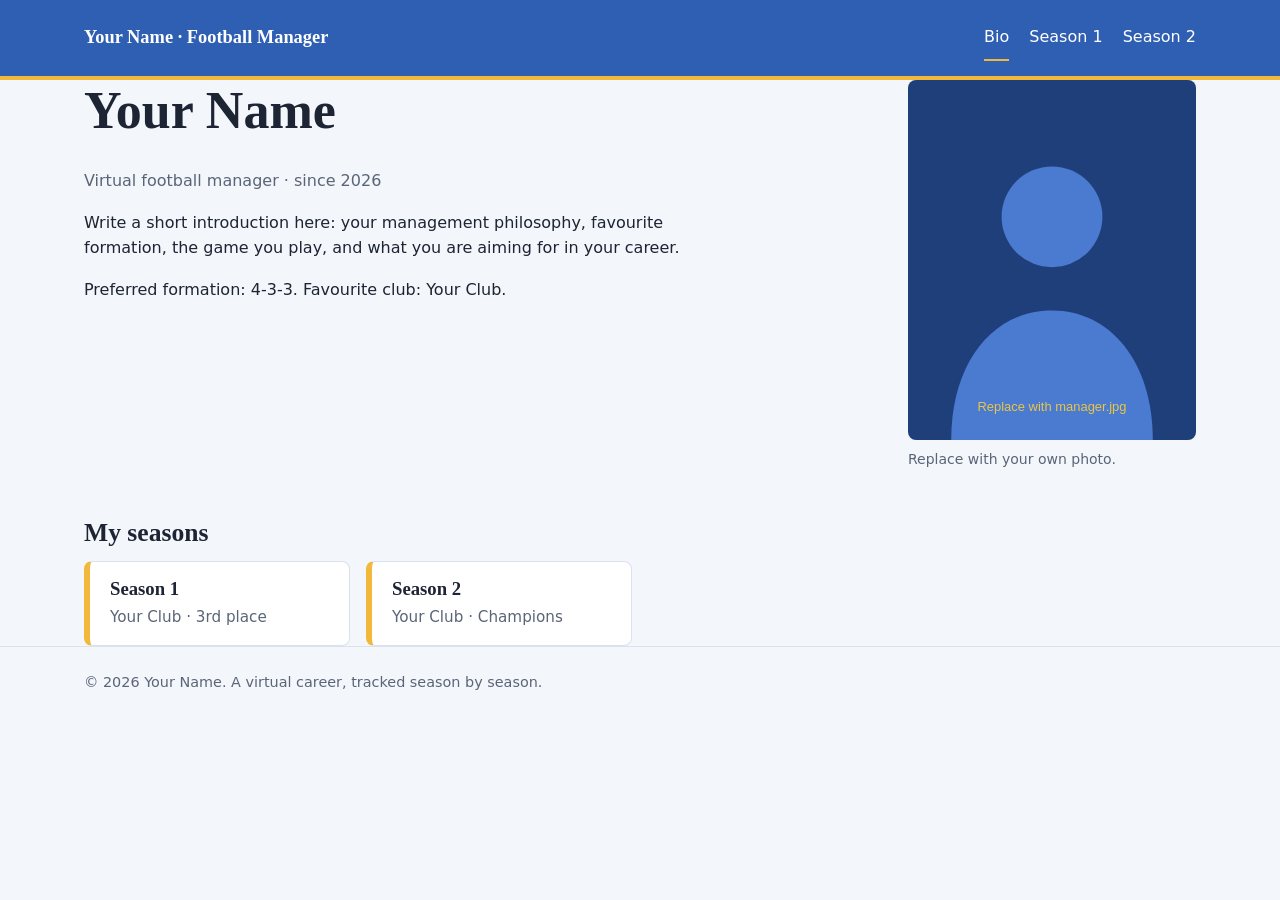
<file: index.html>
<!DOCTYPE html>
<html lang="en">
<head>
  <meta charset="utf-8">
  <meta name="viewport" content="width=device-width, initial-scale=1">
  <title>Your Name – Virtual Football Manager</title>
  <meta name="description" content="My career as a virtual football manager: clubs, seasons, trophies and statistics.">
  <link rel="stylesheet" href="css/styles.css">
  <link rel="stylesheet" href="css/manager.css">
</head>
<body>
  <a class="skip" href="#main">Skip to content</a>
  <header class="site-header">
    <div class="wrap">
      <a class="brand" href="index.html">Your Name · Football Manager</a>
      <nav class="site-nav" aria-label="Main">
        <ul>
          <li><a href="index.html#bio" aria-current="page">Bio</a></li>
          <li><a href="seasons/season-1.html">Season 1</a></li>
          <li><a href="seasons/season-2.html">Season 2</a></li>
          <!-- Add new seasons here and on index.html -->
        </ul>
      </nav>
    </div>
  </header>
  <main id="main" class="wrap">
    <section id="bio" class="bio" aria-labelledby="bio-title">
      <div>
        <h1 id="bio-title">Your Name</h1>
        <p class="muted">Virtual football manager · since 2026</p>
        <p>Write a short introduction here: your management philosophy, favourite formation, the game you play, and what you are aiming for in your career.</p>
        <p>Preferred formation: 4-3-3. Favourite club: Your Club.</p>
      </div>
      <figure class="manager-photo">
        <img src="images/manager.svg" alt="Portrait of Your Name" width="400" height="500">
        <figcaption>Replace with your own photo.</figcaption>
      </figure>
    </section>

    <section id="seasons" aria-labelledby="seasons-title">
      <h2 id="seasons-title">My seasons</h2>
      <ul class="season-list">
        <li><a class="season-card" href="seasons/season-1.html">
          <h3>Season 1</h3><p>Your Club · 3rd place</p></a></li>
        <li><a class="season-card" href="seasons/season-2.html">
          <h3>Season 2</h3><p>Your Club · Champions</p></a></li>
        <!-- Add a new <li> per season -->
      </ul>
    </section>
  </main>
  <footer class="site-footer"><div class="wrap">© 2026 Your Name. A virtual career, tracked season by season.</div></footer>
</body>
</html>
</file>
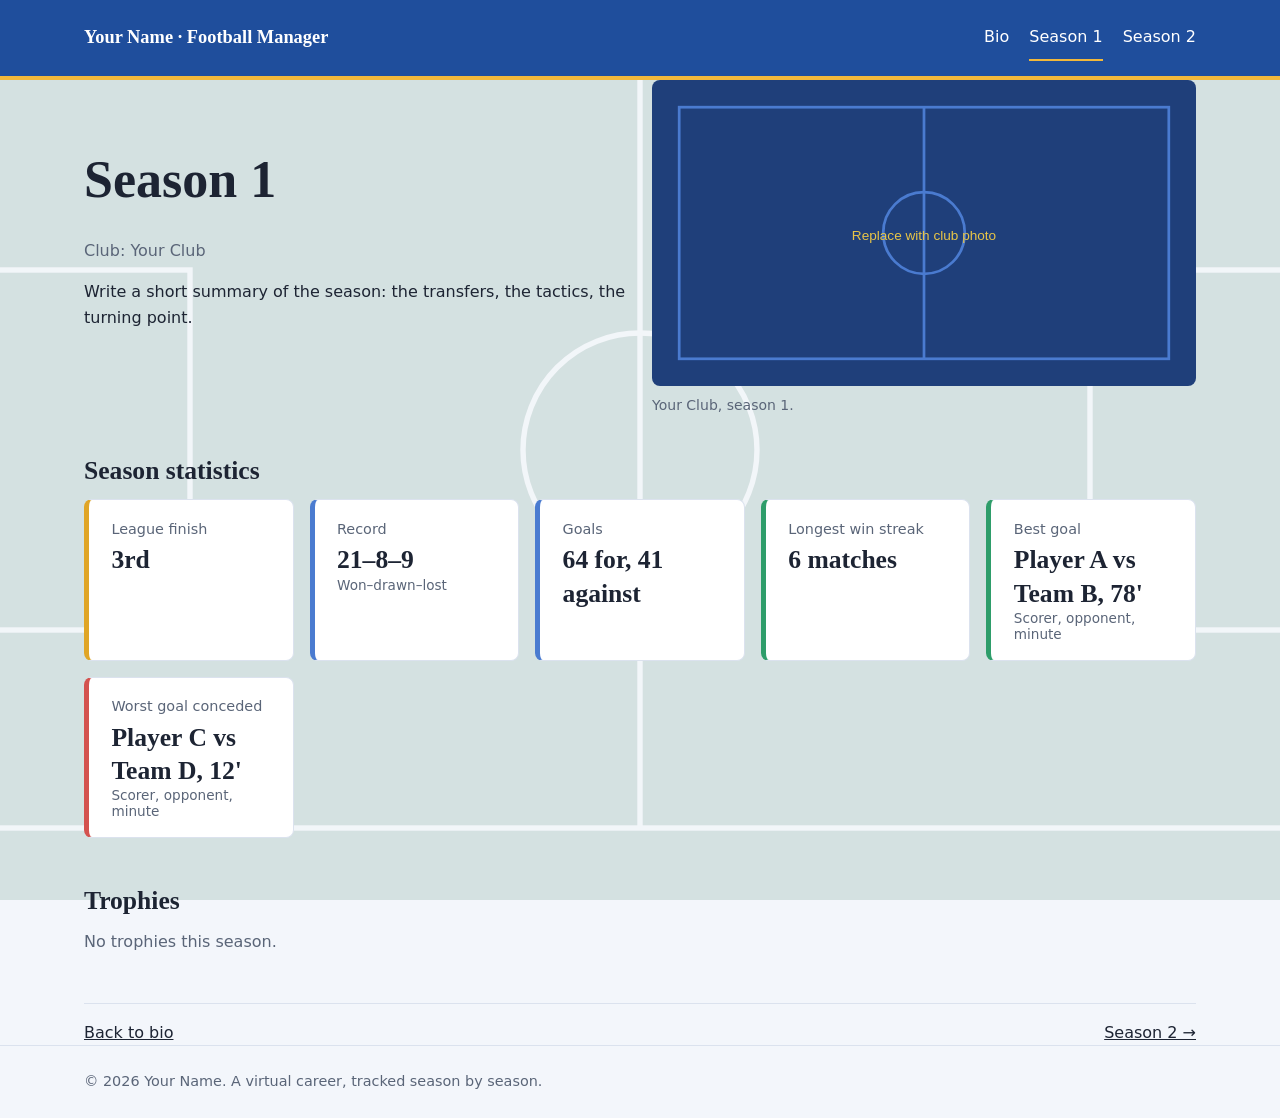
<file: seasons/season-1.html>
<!DOCTYPE html>
<html lang="en">
<head>
  <meta charset="utf-8">
  <meta name="viewport" content="width=device-width, initial-scale=1">
  <title>Season 1 – Your Club | Your Name</title>
  <meta name="description" content="Season 1 with Your Club: results, statistics and trophies.">
  <link rel="stylesheet" href="../css/styles.css">
  <link rel="stylesheet" href="../css/seasons.css">
</head>
<body class="season-page season-1">
  <a class="skip" href="#main">Skip to content</a>
  <header class="site-header">
    <div class="wrap">
      <a class="brand" href="../index.html">Your Name · Football Manager</a>
      <nav class="site-nav" aria-label="Main">
        <ul>
          <li><a href="../index.html#bio">Bio</a></li>
          <li><a href="../seasons/season-1.html" aria-current="page">Season 1</a></li>
          <li><a href="../seasons/season-2.html">Season 2</a></li>
          <!-- Add new seasons here and on index.html -->
        </ul>
      </nav>
    </div>
  </header>
  <main id="main" class="wrap">
    <div class="season-head">
      <div>
        <h1>Season 1</h1>
        <p class="muted">Club: Your Club</p>
        <p>Write a short summary of the season: the transfers, the tactics, the turning point.</p>
      </div>
      <figure>
        <img src="../images/club-placeholder.svg" alt="Your Club during season 1" width="800" height="450">
        <figcaption>Your Club, season 1.</figcaption>
      </figure>
    </div>

    <section aria-labelledby="stats-title">
      <h2 id="stats-title">Season statistics</h2>
      <dl class="stats">
        <div class="stat stat--gold"><dt>League finish</dt><dd>3rd</dd></div>
        <div class="stat"><dt>Record</dt><dd>21–8–9<small>Won–drawn–lost</small></dd></div>
        <div class="stat"><dt>Goals</dt><dd>64 for, 41 against</dd></div>
        <div class="stat stat--good"><dt>Longest win streak</dt><dd>6 matches</dd></div>
        <div class="stat stat--good"><dt>Best goal</dt><dd>Player A vs Team B, 78'<small>Scorer, opponent, minute</small></dd></div>
        <div class="stat stat--bad"><dt>Worst goal conceded</dt><dd>Player C vs Team D, 12'<small>Scorer, opponent, minute</small></dd></div>
      </dl>
    </section>

    <section aria-labelledby="trophies-title">
      <h2 id="trophies-title">Trophies</h2>
      <p class="muted">No trophies this season.</p>
    </section>

    <nav class="season-pager" aria-label="Season navigation">
      <span><a href="../index.html">Back to bio</a></span><span><a href="season-2.html">Season 2 →</a></span>
    </nav>
  </main>
  <footer class="site-footer"><div class="wrap">© 2026 Your Name. A virtual career, tracked season by season.</div></footer>
</body>
</html>
</file>
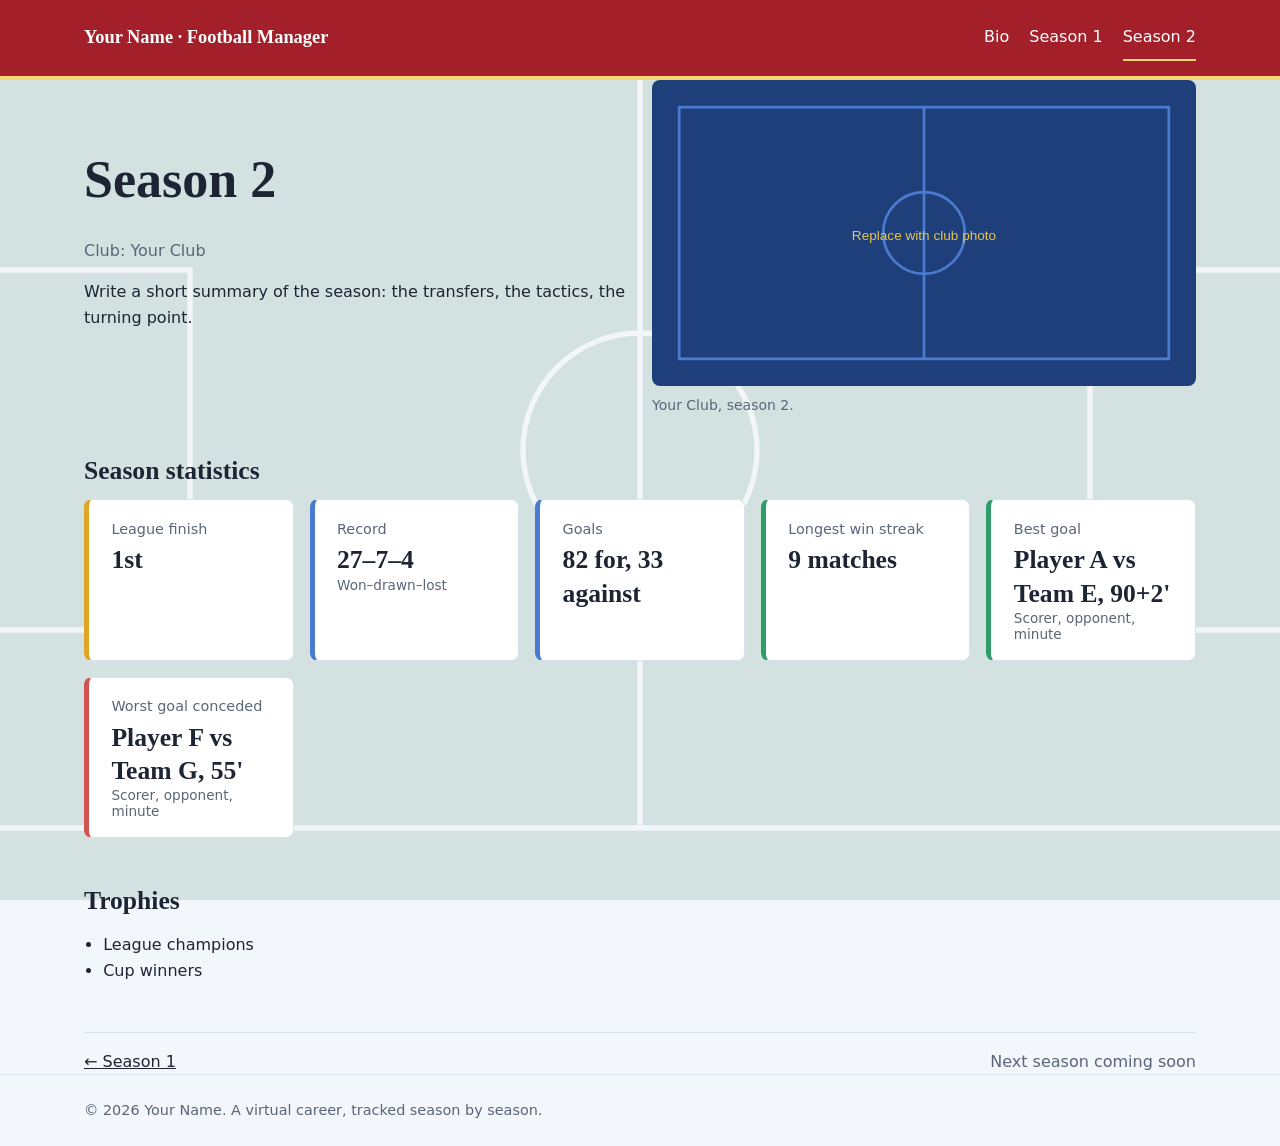
<file: seasons/season-2.html>
<!DOCTYPE html>
<html lang="en">
<head>
  <meta charset="utf-8">
  <meta name="viewport" content="width=device-width, initial-scale=1">
  <title>Season 2 – Your Club | Your Name</title>
  <meta name="description" content="Season 2 with Your Club: results, statistics and trophies.">
  <link rel="stylesheet" href="../css/styles.css">
  <link rel="stylesheet" href="../css/seasons.css">
</head>
<body class="season-page season-2">
  <a class="skip" href="#main">Skip to content</a>
  <header class="site-header">
    <div class="wrap">
      <a class="brand" href="../index.html">Your Name · Football Manager</a>
      <nav class="site-nav" aria-label="Main">
        <ul>
          <li><a href="../index.html#bio">Bio</a></li>
          <li><a href="../seasons/season-1.html">Season 1</a></li>
          <li><a href="../seasons/season-2.html" aria-current="page">Season 2</a></li>
          <!-- Add new seasons here and on index.html -->
        </ul>
      </nav>
    </div>
  </header>
  <main id="main" class="wrap">
    <div class="season-head">
      <div>
        <h1>Season 2</h1>
        <p class="muted">Club: Your Club</p>
        <p>Write a short summary of the season: the transfers, the tactics, the turning point.</p>
      </div>
      <figure>
        <img src="../images/club-placeholder.svg" alt="Your Club during season 2" width="800" height="450">
        <figcaption>Your Club, season 2.</figcaption>
      </figure>
    </div>

    <section aria-labelledby="stats-title">
      <h2 id="stats-title">Season statistics</h2>
      <dl class="stats">
        <div class="stat stat--gold"><dt>League finish</dt><dd>1st</dd></div>
        <div class="stat"><dt>Record</dt><dd>27–7–4<small>Won–drawn–lost</small></dd></div>
        <div class="stat"><dt>Goals</dt><dd>82 for, 33 against</dd></div>
        <div class="stat stat--good"><dt>Longest win streak</dt><dd>9 matches</dd></div>
        <div class="stat stat--good"><dt>Best goal</dt><dd>Player A vs Team E, 90+2'<small>Scorer, opponent, minute</small></dd></div>
        <div class="stat stat--bad"><dt>Worst goal conceded</dt><dd>Player F vs Team G, 55'<small>Scorer, opponent, minute</small></dd></div>
      </dl>
    </section>

    <section aria-labelledby="trophies-title">
      <h2 id="trophies-title">Trophies</h2>
      <ul class="trophies"><li>League champions</li><li>Cup winners</li></ul>
    </section>

    <nav class="season-pager" aria-label="Season navigation">
      <span><a href="season-1.html">← Season 1</a></span><span><span class="muted">Next season coming soon</span></span>
    </nav>
  </main>
  <footer class="site-footer"><div class="wrap">© 2026 Your Name. A virtual career, tracked season by season.</div></footer>
</body>
</html>
</file>
<file: css/styles.css>
/* Design tokens: change these to re-theme the whole site */
:root {
  /* Surfaces and text: soft, light, easy on the eyes */
  --bg: #f3f6fb;
  --surface: #ffffff;
  --text: #1d2433;
  --muted: #5a6578;
  --line: #dbe2ee;
  --accent: #f2b83b;

  /* Club colors: the top bar follows these (override per season on <body>) */
  --club-primary: #2f5fb3;
  --club-on-primary: #ffffff;
  --club-secondary: #f2b83b;

  /* Topic colors for stat cards (like FM's color-coded messages) */
  --c-good: #2e9d6a;
  --c-bad: #d4524f;
  --c-gold: #e0a526;
  --c-info: #4a7bd0;

  --font-body: system-ui, -apple-system, "Segoe UI", Roboto, sans-serif;
  --font-head: Georgia, "Times New Roman", serif;
  --max: 64rem;
  --radius: 8px;

  /* Season background photo: 0 = invisible, 1 = full strength */
  --season-bg-opacity: 0.15;
  --season-bg-position: center;   /* e.g. center, top, center 30%, 20% 50% */
  --season-bg-size: cover;        /* cover, contain, 60%, 800px, auto */
  --season-bg-repeat: no-repeat;  /* no-repeat, repeat, repeat-x */
  --season-bg-filter: none;       /* e.g. grayscale(1), blur(4px) */
}
@media (prefers-color-scheme: dark) {
  :root {
    --bg: #1b2230; --surface: #252e41; --text: #e8edf6;
    --muted: #a9b4c7; --line: #35405a;
  }
}
*, *::before, *::after { box-sizing: border-box; }
html { -webkit-text-size-adjust: 100%; }
body { margin: 0; overflow-wrap: break-word; background: var(--bg); color: var(--text); font: 1rem/1.6 var(--font-body); }
img { max-width: 100%; height: auto; display: block; }
a { color: inherit; }
:focus-visible { outline: 3px solid var(--accent); outline-offset: 2px; }
.wrap { max-width: var(--max); margin: 0 auto; padding: 0 1.25rem; }
h1, h2, h3 { font-family: var(--font-head); line-height: 1.2; margin: 0 0 .5em; }
h1 { font-size: clamp(2rem, 5vw, 3.25rem); }
h2 { font-size: 1.6rem; }
p { max-width: 65ch; margin: 0 0 1em; }
.muted { color: var(--muted); }
.skip { position: absolute; left: -999px; }
.skip:focus { left: 1rem; top: 1rem; background: var(--accent); color: #000; padding: .5rem 1rem; z-index: 10; }

/* Header + navigation */
.site-header { background: var(--club-primary); color: var(--club-on-primary); border-bottom: 4px solid var(--club-secondary); }
.site-header .wrap { display: flex; flex-wrap: wrap; gap: .5rem 1.5rem; align-items: center; justify-content: space-between; padding-block: .9rem; }
.brand { font: 700 1.15rem var(--font-head); text-decoration: none; }
.site-nav ul { display: flex; flex-wrap: wrap; gap: .25rem 1.25rem; list-style: none; margin: 0; padding: 0; }
.site-nav a { display: inline-block; text-decoration: none; padding: .6rem 0; border-bottom: 2px solid transparent; }
.site-nav a:hover, .site-nav a[aria-current="page"] { border-color: var(--club-secondary); }

main { padding-block: 2.5rem 4rem; }
section + section { margin-top: 3rem; }

/* Bio */
.bio { display: grid; gap: 2rem; align-items: start; }
@media (min-width: 700px) { .bio { grid-template-columns: 1fr 18rem; } .bio figure { order: 2; } }
figure { margin: 0; }
figure img { border-radius: var(--radius); width: 100%; }
figcaption { font-size: .875rem; color: var(--muted); margin-top: .5rem; }

/* Season list */
.season-list { display: grid; gap: 1rem; grid-template-columns: repeat(auto-fill, minmax(min(15rem, 100%), 1fr)); list-style: none; padding: 0; margin: 0; }
.season-card { display: block; height: 100%; padding: 1rem 1.25rem; background: var(--surface); border: 1px solid var(--line); border-left: 6px solid var(--accent); border-radius: var(--radius); text-decoration: none; }
.season-card:hover { border-color: var(--text); border-left-color: var(--accent); }
.season-card h3 { margin-bottom: .25rem; }
.season-card p { margin: 0; color: var(--muted); font-size: .95rem; }

/* Season page */
.season-head { display: grid; gap: 1.5rem; margin-bottom: 2.5rem; }
@media (min-width: 700px) { .season-head { grid-template-columns: 1fr 1fr; align-items: center; } }
.stats { display: grid; gap: 1rem; grid-template-columns: repeat(auto-fill, minmax(min(12rem, 100%), 1fr)); margin: 0; }
.stat { background: var(--surface); border: 1px solid var(--line); border-radius: var(--radius); padding: 1rem 1.25rem; }
.stat { border-left: 5px solid var(--c-info); }
.stat--good { border-left-color: var(--c-good); }
.stat--bad { border-left-color: var(--c-bad); }
.stat--gold { border-left-color: var(--c-gold); }
.stat dt { font-size: .9rem; color: var(--muted); }
.stat dd { margin: .15rem 0 0; font: 700 clamp(1.2rem, 4.5vw, 1.6rem)/1.3 var(--font-head); overflow-wrap: anywhere; }
.stat dd small { display: block; font: 400 .85rem var(--font-body); color: var(--muted); }
.trophies { padding-left: 1.2rem; }
.season-pager { display: flex; justify-content: space-between; margin-top: 3rem; padding-top: 1rem; border-top: 1px solid var(--line); }

.site-footer { border-top: 1px solid var(--line); padding-block: 1.5rem; color: var(--muted); font-size: .9rem; }

/* Season background photo (set per page on <body>, see README) */
.season-page { position: relative; isolation: isolate; }
.season-page::before {
  content: "";
  position: fixed;
  inset: 0;
  z-index: -1;
  background-image: var(--season-bg);
  background-position: var(--season-bg-position);
  background-size: var(--season-bg-size);
  background-repeat: var(--season-bg-repeat);
  filter: var(--season-bg-filter);
  opacity: var(--season-bg-opacity);
  pointer-events: none;
}
@media (min-width: 700px) { .stat { padding: 1.1rem 1.4rem; } }
@media (min-width: 1100px) { :root { --max: 72rem; } }
@media print { .season-page::before { display: none; } }
</file>
<file: css/manager.css>
/* ==========================================================
   Manager photo – the ONE file to edit for the bio picture.
   Change the values below; no HTML edits needed.
   ========================================================== */

:root {
  --manager-img-width: 18rem;        /* photo column width on desktop; max width on mobile */
  --manager-img-aspect: 4 / 5;       /* 4 / 5 portrait, 1 / 1 square, 3 / 2 landscape */
  --manager-img-fit: cover;          /* cover crops to fill, contain shows the whole photo */
  --manager-img-position: center;    /* crop focus: center, top, center 20%, 30% 40% */
  --manager-img-radius: 8px;         /* 0 square, 8px rounded, 50% circle (use with aspect 1 / 1) */
  --manager-img-border: 0 solid transparent;  /* e.g. 4px solid var(--club-secondary) */
  --manager-img-shadow: none;        /* e.g. 0 8px 24px rgb(0 0 0 / 0.2) */
  --manager-img-filter: none;        /* e.g. grayscale(1), sepia(0.3), brightness(1.05) */
  --manager-img-opacity: 1;          /* 0 to 1 */
  --manager-img-align: 0;            /* 0 = left, auto = centered (affects mobile layout) */
}

.manager-photo img {
  width: 100%;
  max-width: var(--manager-img-width);
  margin-inline: var(--manager-img-align);
  aspect-ratio: var(--manager-img-aspect);
  object-fit: var(--manager-img-fit);
  object-position: var(--manager-img-position);
  border-radius: var(--manager-img-radius);
  border: var(--manager-img-border);
  box-shadow: var(--manager-img-shadow);
  filter: var(--manager-img-filter);
  opacity: var(--manager-img-opacity);
}
.manager-photo figcaption { max-width: var(--manager-img-width); }

@media (min-width: 700px) {
  .bio { grid-template-columns: 1fr var(--manager-img-width); }
}
</file>
<file: css/seasons.css>
/* ==========================================================
   Season themes – the ONE file to edit for club colors & backgrounds.
   Each season page has <body class="season-page season-N">.

   To add a season: copy a block, rename it .season-3, edit values.
   ========================================================== */

.season-1 {
  /* Club colors */
  --club-primary: #1f4e9c;      /* top bar background */
  --club-secondary: #f2b83b;    /* top bar underline, active link */
  --club-on-primary: #ffffff;   /* text on the top bar (use a dark color if primary is light) */

  /* Background photo */
  --season-bg: url('../images/season-bg.svg');
  --season-bg-opacity: 0.15;
  /* --season-bg-size: cover; */
  /* --season-bg-position: center; */
  /* --season-bg-filter: none; */
}

.season-2 {
  --club-primary: #a3202b;
  --club-secondary: #f6d776;
  --club-on-primary: #ffffff;

  --season-bg: url('../images/season-bg.svg');
  --season-bg-opacity: 0.15;
}
</file>
